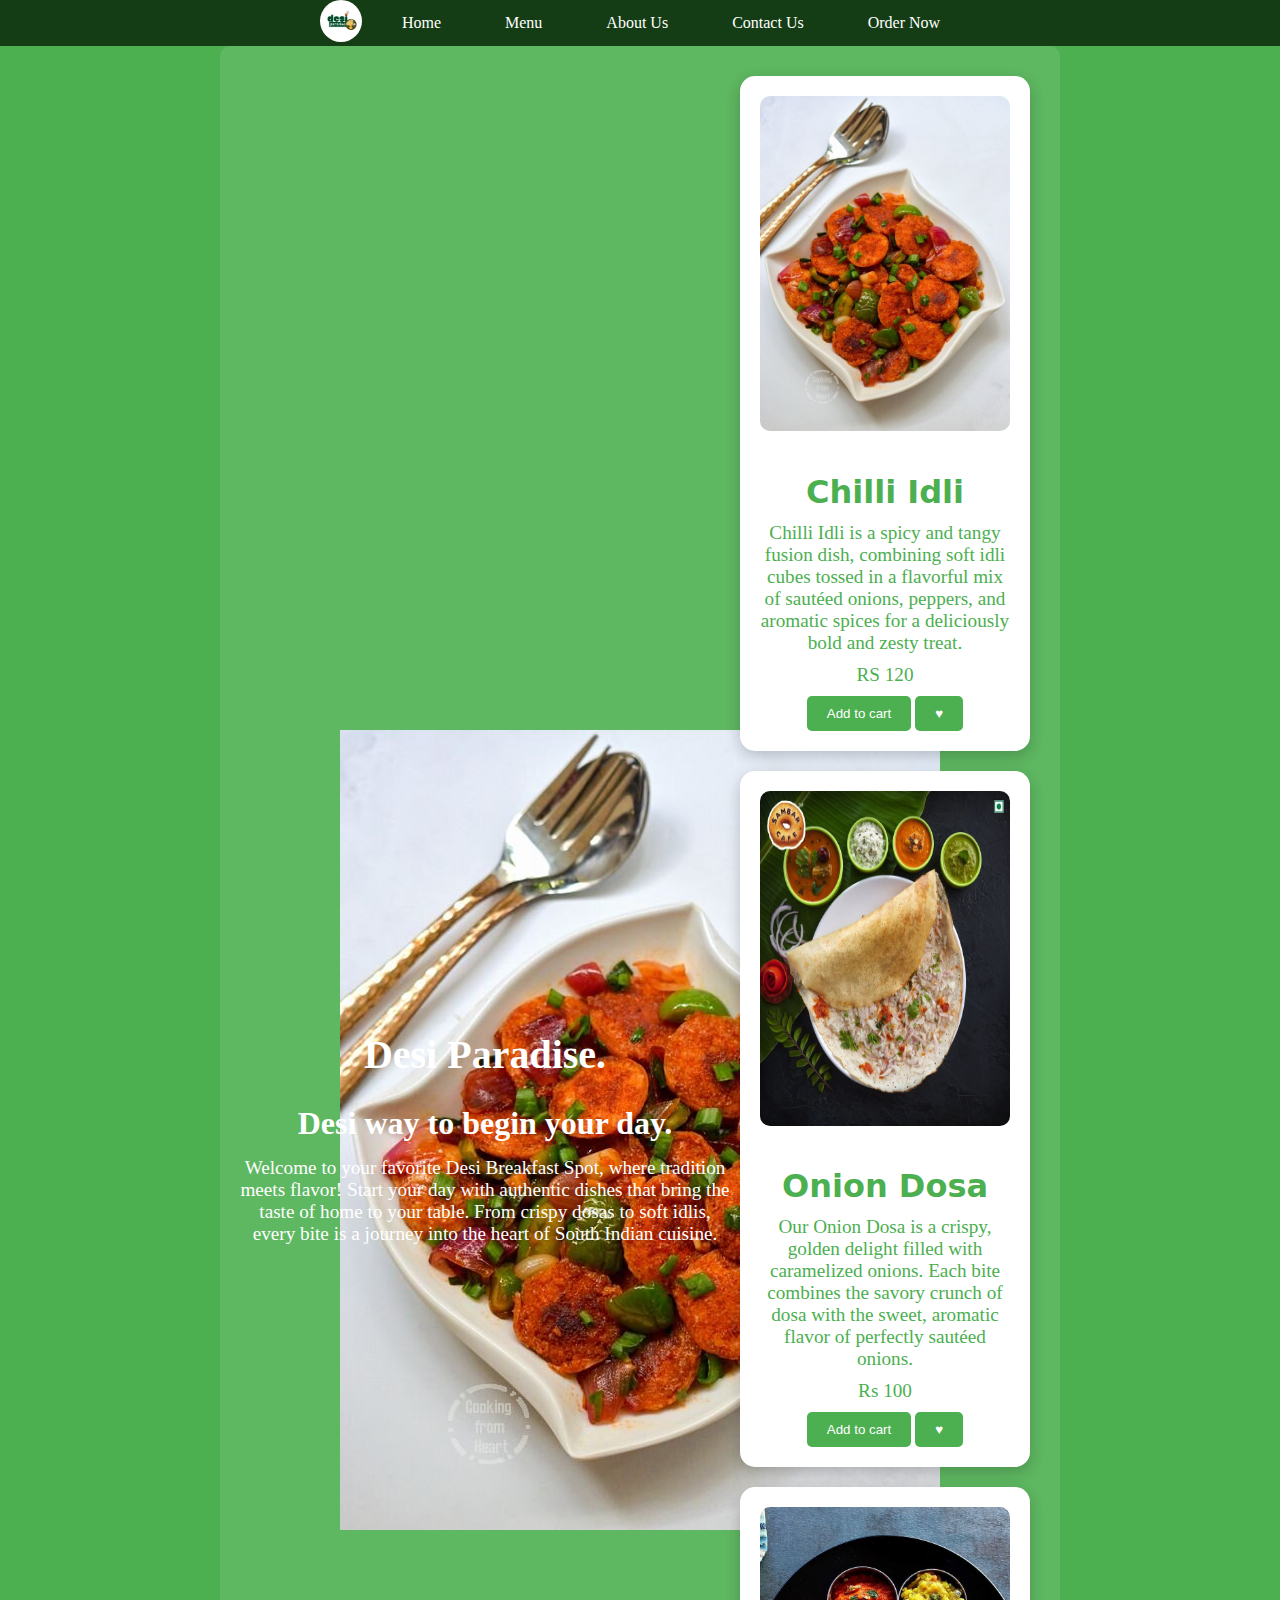
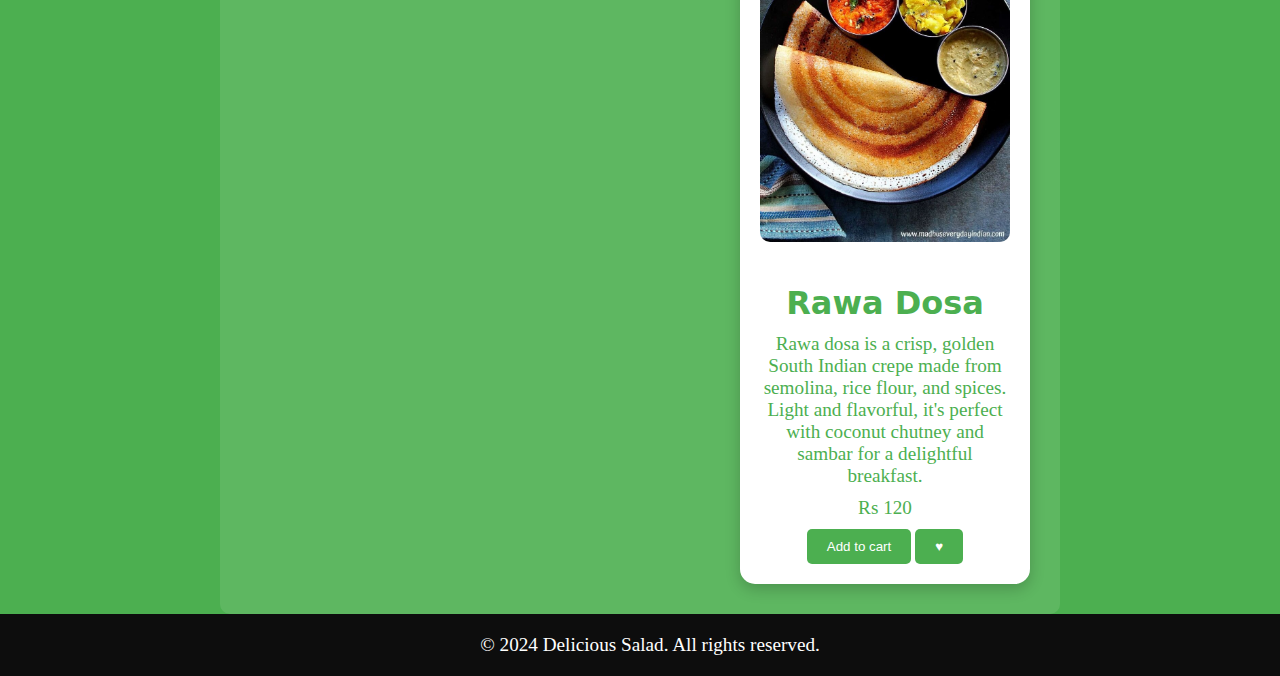
<file: website/index.html>
<!DOCTYPE html>
<html lang="en">
<head>
    <meta charset="UTF-8">
    <meta name="viewport" content="width=device-width, initial-scale=1.0">
    <title> Desi Paradise </title>
    <link rel="stylesheet" href="styles.css">
</head>
<body>
    <!-- Navigation Menu -->
    <nav>
        <div class="navi">
        <div class="logo">
        <ul>
            <li> <img src="./logo.png"  width="42" height="42"></li>
            </ul>
        </div>
        <div>
        <ul>
            <li><a href="index.html">Home</a></li>
            <li><a href="menu.html">Menu</a></li>
            <li><a href="about.html">About Us</a></li>
            <li><a href="contact.html">Contact Us</a></li>
            <li><a href="order.html">Order Now</a></li>
        </ul>
        </div>
        </div>
    </nav>
    <main class="bgimg">
        <section class="logo">
        
            <h1>Desi Paradise. </h1>
            <h2 style="text-align:center;">Desi way to begin your day.</h2>
            <p style="text-align:center;" >Welcome to your favorite Desi Breakfast Spot, where tradition meets flavor! Start your day with authentic dishes that bring the taste of home to your table. From crispy dosas to soft idlis, every bite is a journey into the heart of South Indian cuisine.</p>
        </section>
        <section>
                <div class="food-list">
                <div class="food-item">
                    <img src="./chilli idli.jpg" alt="Chilli Idli">
                    <h2>Chilli Idli</h2>
                    <p>Chilli Idli is a spicy and tangy fusion dish, combining soft idli cubes tossed in a flavorful mix of sautéed onions, peppers, and aromatic spices for a deliciously bold and zesty treat.</p>
                    <p>RS 120</p>
                    <button>Add to cart</button>
                    <button>♥</button>
                </div>

                <div class="food-item">
                    <img src="./onion.jpg" alt="Onion Dosa">
                    <h2>Onion Dosa</h2>
                    <p>Our Onion Dosa is a crispy, golden delight filled with caramelized onions. Each bite combines the savory crunch of dosa with the sweet, aromatic flavor of perfectly sautéed onions.</p>
                    <p>Rs 100</p>
                    <button>Add to cart</button>
                    <button>♥</button>
                </div>

                <div class="food-item">
                    <img src="./rawa.jpg" alt="Rawa Dosa">
                    <h2>Rawa Dosa</h2>
                    <p>Rawa dosa is a crisp, golden South Indian crepe made from semolina, rice flour, and spices. Light and flavorful, it's perfect with coconut chutney and sambar for a delightful breakfast.</p>
                    <p>Rs 120</p>
                    <button>Add to cart</button>
                    <button>♥</button>
                </div>
            </div>
        </section>
    </main>

    <!-- Footer -->
    <footer>
        <p>&copy; 2024 Delicious Salad. All rights reserved.</p>
    </footer>
</body>
</html>
</file>
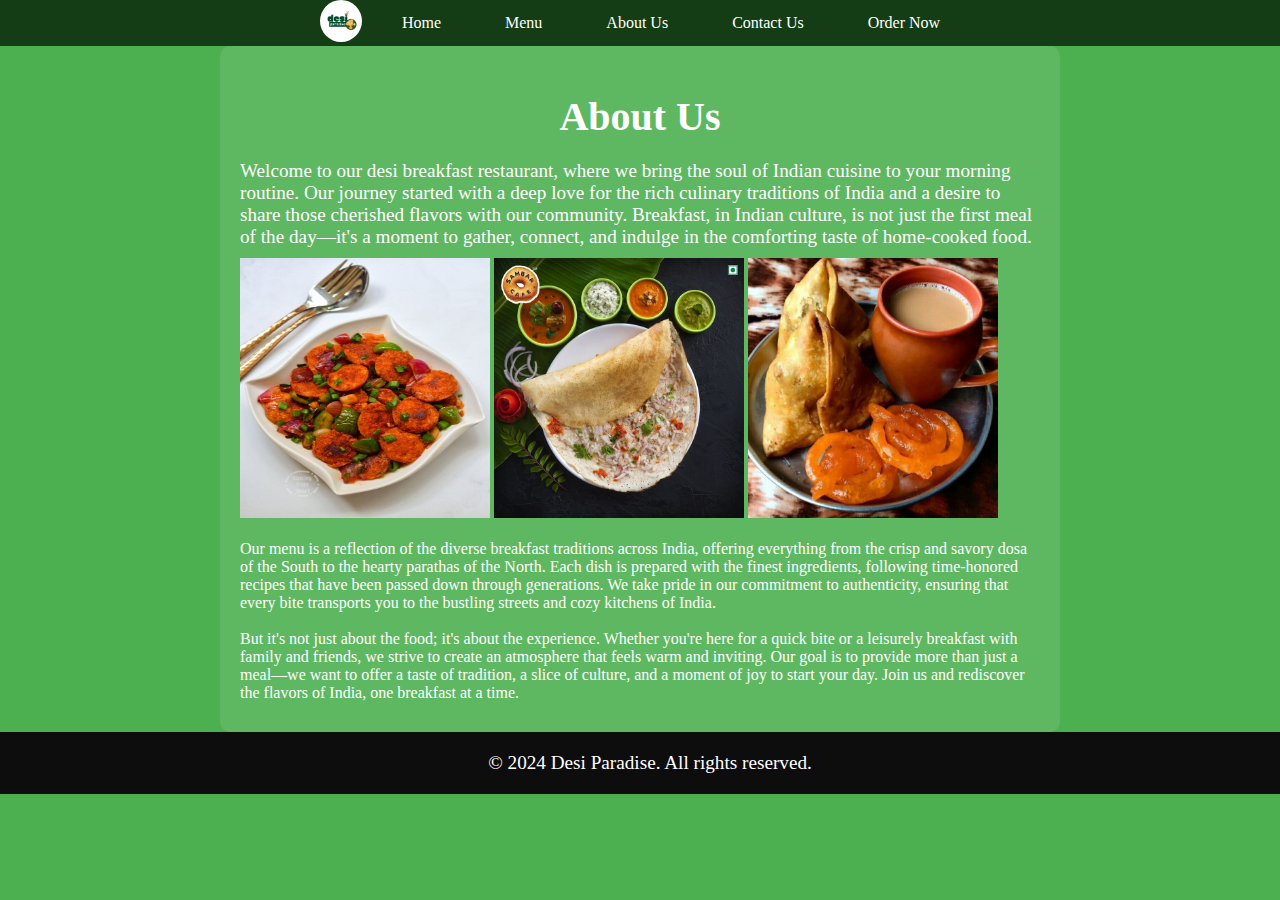
<file: website/about.html>
<!DOCTYPE html>
<html lang="en">
<head>
    <meta charset="UTF-8">
    <meta name="viewport" content="width=device-width, initial-scale=1.0">
    <title><!DOCTYPE html>
        <html lang="en">
        <head>
            <meta charset="UTF-8">
            <meta name="viewport" content="width=device-width, initial-scale=1.0">
            <title> Desi Paradise </title>
            <link rel="stylesheet" href="styles.css">
        </head>
 
<body>
    <nav>
        <div class="navi">
        <div class="logo">
        <ul>
            <li> <img src="./logo.png"  width="42" height="42"></li>
            </ul>
        </div>
        <div>
        <ul>
            <li><a href="index.html">Home</a></li>
            <li><a href="menu.html">Menu</a></li>
            <li><a href="about.html">About Us</a></li>
            <li><a href="contact.html">Contact Us</a></li>
        <li><a href="order.html">Order Now</a></li>
    </ul>
        </div>
        </div>
        
    </nav>

    <main>
        <h1>About Us</h1>
        <p>Welcome to our desi breakfast restaurant, where we bring the soul of Indian cuisine to your morning routine. Our journey started with a deep love for the rich culinary traditions of India and a desire to share those cherished flavors with our community. Breakfast, in Indian culture, is not just the first meal of the day—it's a moment to gather, connect, and indulge in the comforting taste of home-cooked food.
<br>
<div style="height=50">
<img src="./chilli idli.jpg" alt="Chilli Idli" width="250" height="260">
<img src="./onion.jpg" alt="Onion Dosa" width="250" height="260">
<img src="./samosa.jpg" alt="Chai Samosa" width="250" height="260">
</div>
<br>
            Our menu is a reflection of the diverse breakfast traditions across India, offering everything from the crisp and savory dosa of the South to the hearty parathas of the North. Each dish is prepared with the finest ingredients, following time-honored recipes that have been passed down through generations. We take pride in our commitment to authenticity, ensuring that every bite transports you to the bustling streets and cozy kitchens of India.
            <br> <br>
            But it's not just about the food; it's about the experience. Whether you're here for a quick bite or a leisurely breakfast with family and friends, we strive to create an atmosphere that feels warm and inviting. Our goal is to provide more than just a meal—we want to offer a taste of tradition, a slice of culture, and a moment of joy to start your day.
            
            Join us and rediscover the flavors of India, one breakfast at a time.
        </p>
    </p>

    </main>

    <footer>
        <p>&copy; 2024 Desi Paradise. All rights reserved.</p>
    </footer>
</body>
</html>
</file>
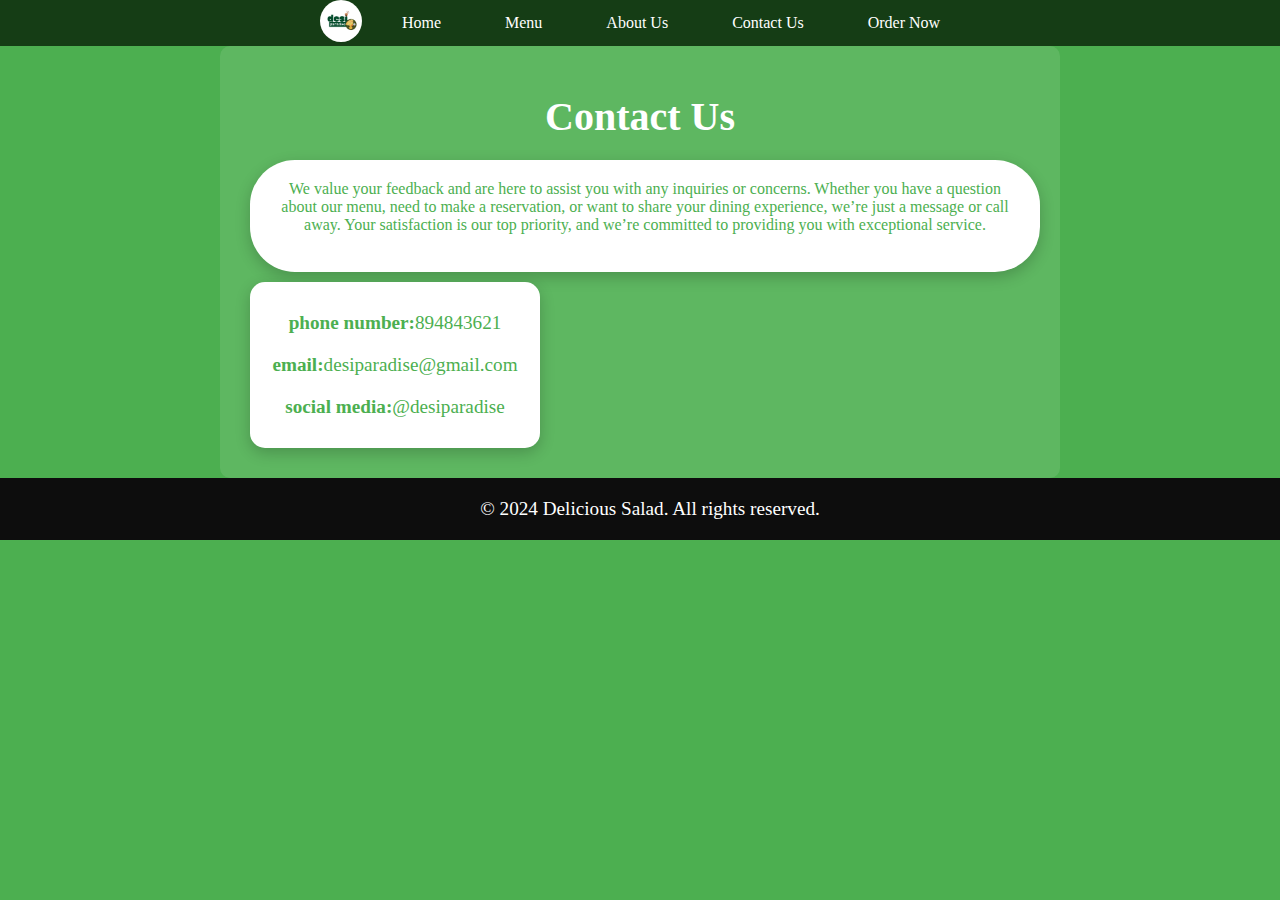
<file: website/contact.html>
<!DOCTYPE html>
<html lang="en">
<head>
    <meta charset="UTF-8">
    <meta name="viewport" content="width=device-width, initial-scale=1.0">
    <title><!DOCTYPE html>
        <html lang="en">
        <head>
            <meta charset="UTF-8">
            <meta name="viewport" content="width=device-width, initial-scale=1.0">
            <title> Desi Paradise </title>
            <link rel="stylesheet" href="styles.css">
        </head>
               
<body>
    <nav>
        <div class="navi">
        <div class="logo">
        <ul>
            <li> <img src="./logo.png"  width="42" height="42"></li>
            </ul>
        </div>
        <div>
        <ul>
            <li><a href="index.html">Home</a></li>
            <li><a href="menu.html">Menu</a></li>
            <li><a href="about.html">About Us</a></li>
            <li><a href="contact.html">Contact Us</a></li>
        <li><a href="order.html">Order Now</a></li>
    </ul>
        </div>
        </div>
        
    </nav>

    <main>
        <h1>Contact Us</h1>
        <p>
        <div class="conta">
        We value your feedback and are here to assist you with any inquiries or concerns. Whether you have a question about our menu, need to make a reservation, or want to share your dining experience, we’re just a message or call away. Your satisfaction is our top priority, and we’re committed to providing you with exceptional service.<br> <br>
        </div>
        <section>
            <div class="cont">
                <p><b>phone number:</b></p>
        <p> 894843621 </p>
        <br>
        <p><b>email:</b></p>
        <p>desiparadise@gmail.com</p>
        <br> 
        <p><b>social media:</b></p>
        <p>@desiparadise</p>
        </section>
    </div>
        
        
    </main>

    <footer>
        <p>&copy; 2024 Delicious Salad. All rights reserved.</p>
    </footer>
</body>
</html>
</file>
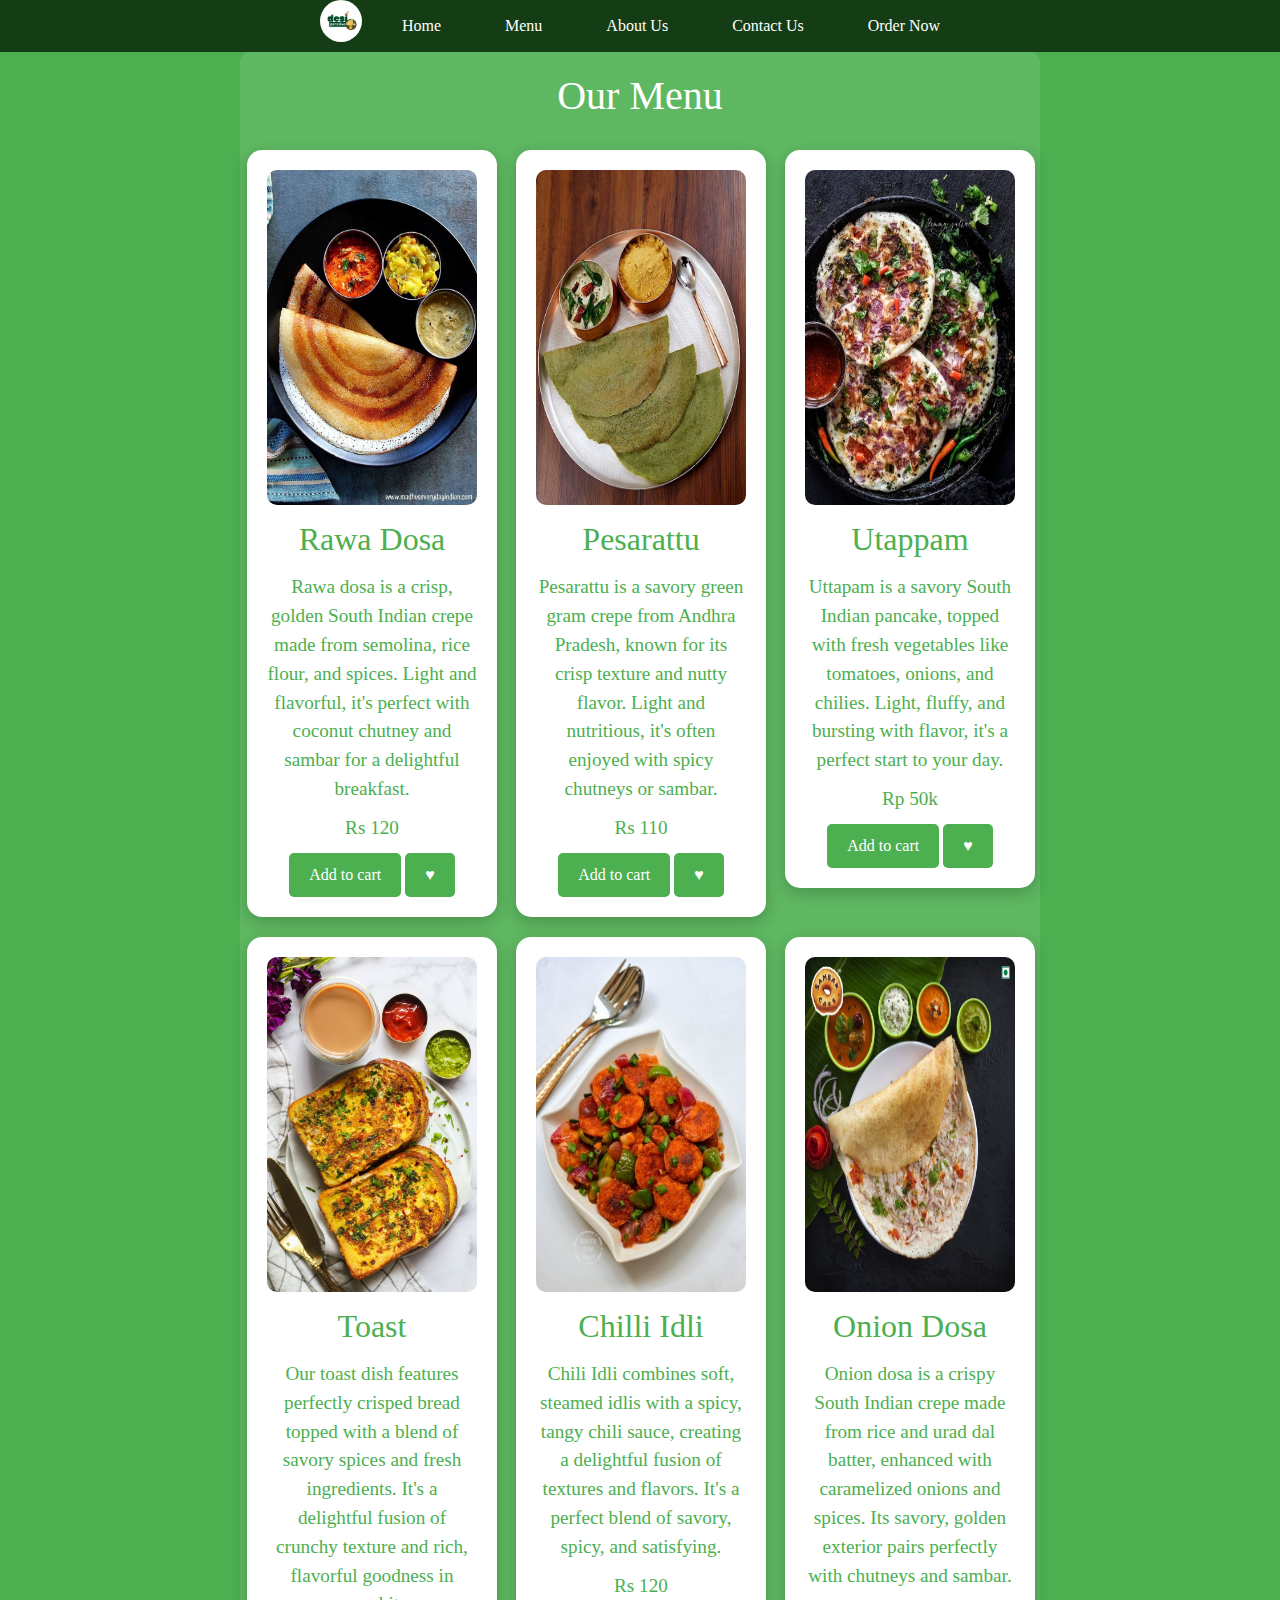
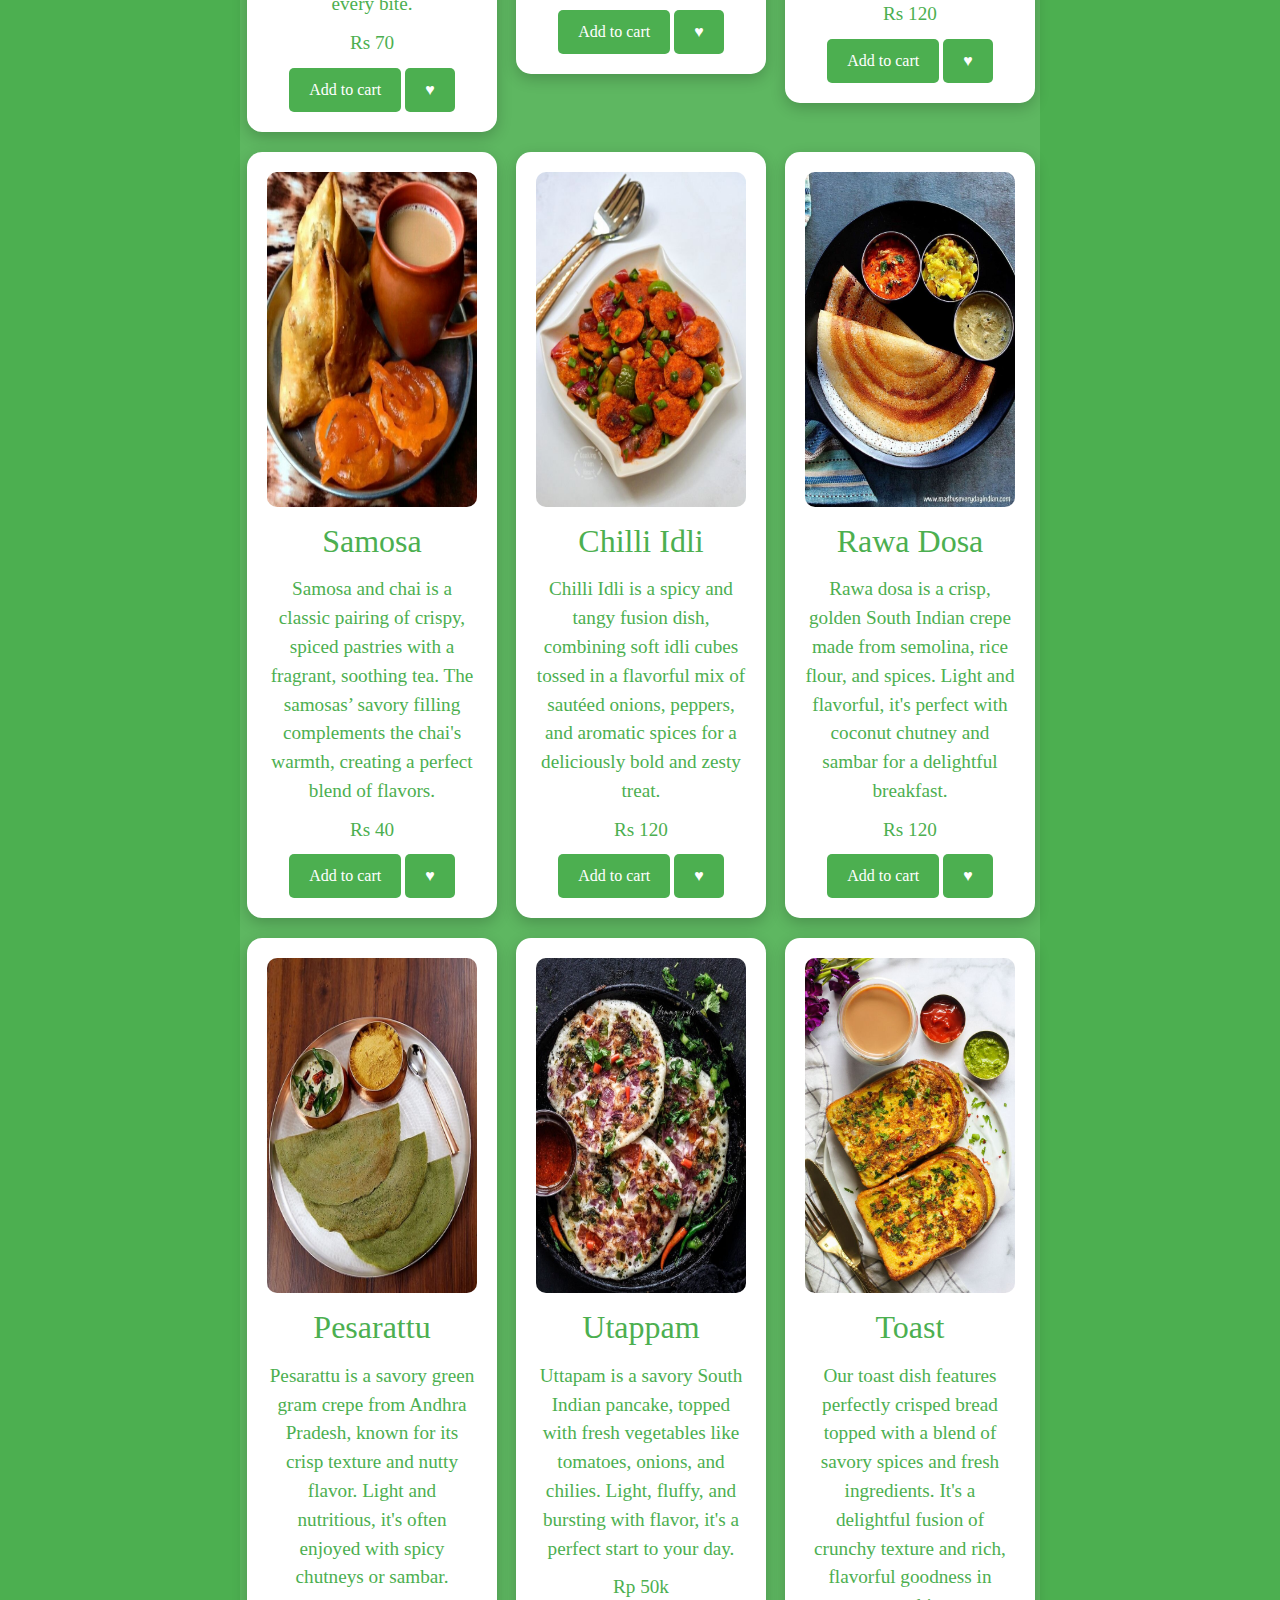
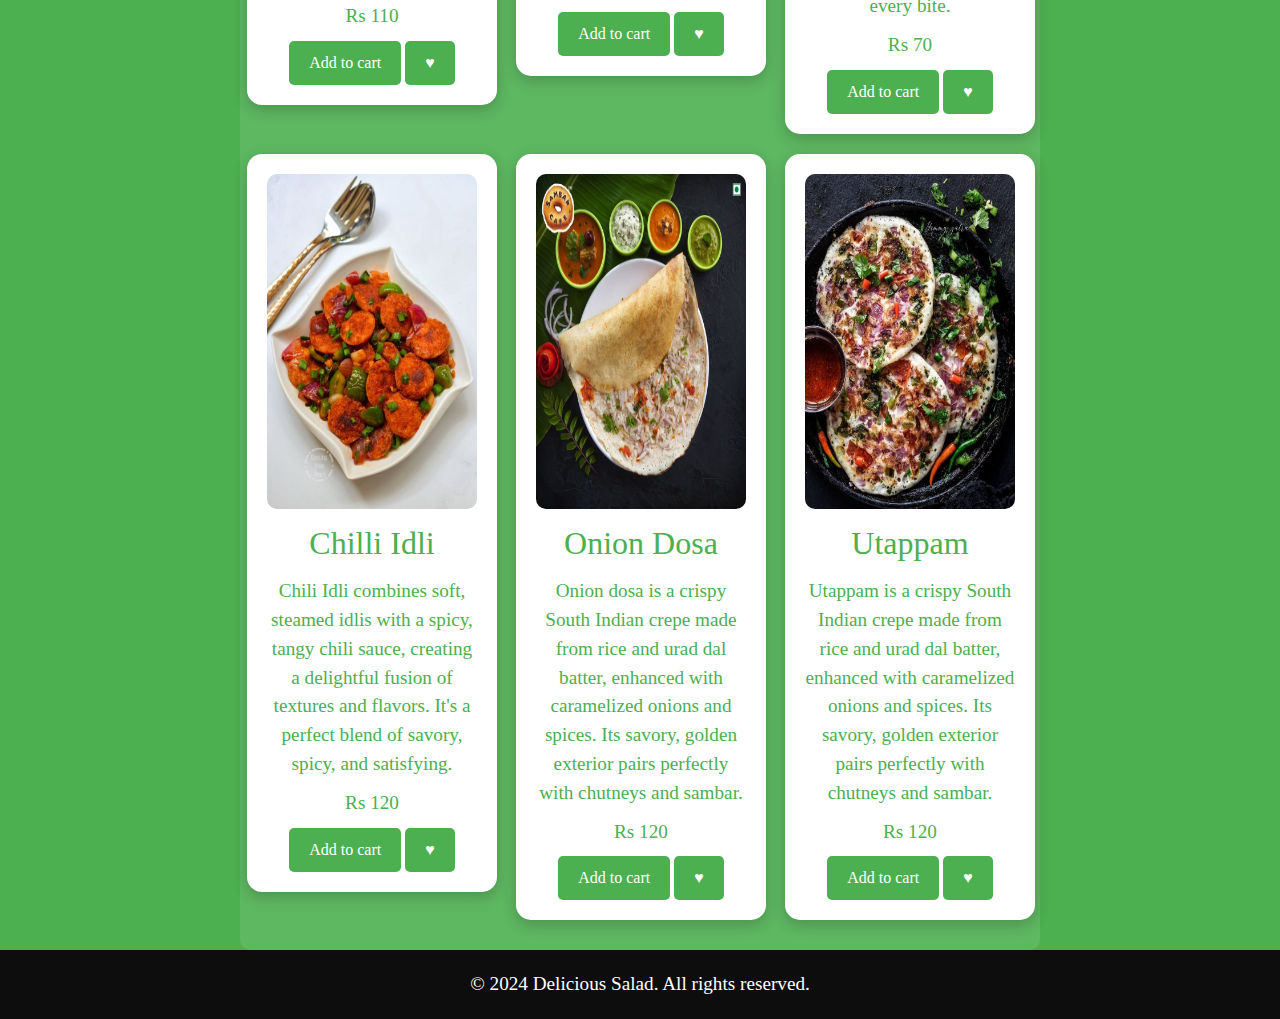
<file: website/menu.html>
<!DOCTYPE html>
<html lang="en">

<head>
    <meta charset="UTF-8">
    <meta name="viewport" content="width=device-width, initial-scale=1.0">
    <title>Desi Paradise</title>
        <head>
            <meta charset="UTF-8">
            <meta name="viewport" content="width=device-width, initial-scale=1.0">
            <title> Desi Paradise </title>
            <link rel="stylesheet" href="styles.css">
        
        
        
    <link href="https://cdn.jsdelivr.net/npm/bootstrap@5.3.3/dist/css/bootstrap.min.css" rel="stylesheet"
        integrity="sha384-QWTKZyjpPEjISv5WaRU9OFeRpok6YctnYmDr5pNlyT2bRjXh0JMhjY6hW+ALEwIH" crossorigin="anonymous">
    <link rel="stylesheet" href="styles.css">
</head>

<body>
    <nav>
        <div class="navi">
        <div class="logo">
        <ul>
            <li> <img src="./logo.png"  width="42" height="42"></li>
            </ul>
        </div>
        <div>
        <ul>
            <li><a href="index.html">Home</a></li>
            <li><a href="menu.html">Menu</a></li>
            <li><a href="about.html">About Us</a></li>
            <li><a href="contact.html">Contact Us</a></li>
            <li><a href="order.html">Order Now</a></li>
        </ul>
        </div>
        </div>
        
    </nav>

    <main class="divvs">
        <h1>Our Menu</h1>
        <div>
            <div class="row">
                <div class="col-4">
                    <section>
                        <div class="food-item">
                            <img src="./rawa.jpg" alt="Rawa Dosa">
                            <h2>Rawa Dosa</h2>
                            <p>Rawa dosa is a crisp, golden South Indian crepe made from semolina, rice flour, and
                                spices. Light and flavorful, it's perfect with coconut chutney and sambar for a
                                delightful breakfast.</p>
                            <p>Rs 120</p>
                            <button>Add to cart</button>
                            <button>♥</button>
                    </section>
                </div>
                <!-- </div> -->
                <div class="col-4">
                    <section>
                        <div class="food-item">
                            <img src="./pesarattu.jpg" alt="Pesarattu">
                            <h2>Pesarattu</h2>
                            <p>Pesarattu is a savory green gram crepe from Andhra Pradesh, known for its crisp texture
                                and nutty flavor. Light and nutritious, it's often enjoyed with spicy chutneys or
                                sambar.</p>
                            <p>Rs 110</p>
                            <button>Add to cart</button>
                            <button>♥</button>
                    </section>
                </div>
                <!-- </div> -->
                <div class="col-4">
                    <section>
                        <div class="food-item">
                            <img src="./utappam.jpg" alt="Utappam">
                            <h2>Utappam</h2>
                            <p>Uttapam is a savory South Indian pancake, topped with fresh vegetables like tomatoes,
                                onions, and chilies. Light, fluffy, and bursting with flavor, it's a perfect start to
                                your day.</p>
                            <p>Rp 50k</p>
                            <button>Add to cart</button>
                            <button>♥</button>
                    </section>
                    <!-- </div> -->
                </div>
                <div class="col-4">
                    <section>
                        <div class="food-item">
                            <img src="./toast.jpg" alt="Toast">
                            <h2>Toast</h2>
                            <p>Our toast dish features perfectly crisped bread topped with a blend of savory spices and
                                fresh ingredients. It's a delightful fusion of crunchy texture and rich, flavorful
                                goodness in every bite.</p>
                            <p>Rs 70</p>
                            <button>Add to cart</button>
                            <button>♥</button>
                    </section>
                </div>
                <!-- </div> -->
                <div class="col-4">
                    <section>
                        <div class="food-item">
                            <img src="./chilli idli.jpg" alt="Chilli Idli">
                            <h2>Chilli Idli</h2>
                            <p>Chili Idli combines soft, steamed idlis with a spicy, tangy chili sauce, creating a
                                delightful fusion of textures and flavors. It's a perfect blend of savory, spicy, and
                                satisfying.</p>
                            <p>Rs 120</p>
                            <button>Add to cart</button>
                            <button>♥</button>
                    </section>
                </div>
                <div class="col-4">
                    <section>
                        <div class="food-item">
                            <img src="./onion.jpg" alt="Onion Dosa">
                            <h2>Onion Dosa</h2>
                            <p>Onion dosa is a crispy South Indian crepe made from rice and urad dal batter, enhanced
                                with caramelized onions and spices. Its savory, golden exterior pairs perfectly with
                                chutneys and sambar.</p>
                            <p>Rs 120</p>
                            <button>Add to cart</button>
                            <button>♥</button>
                        </div>
                    </section>
                </div>
                <div class="col-4">
                    <section>
                        <div class="food-item">
                            <img src="./samosa.jpg" alt="Samosa">
                            <h2>Samosa</h2>
                            <p>Samosa and chai is a classic pairing of crispy, spiced pastries with a fragrant, soothing tea. The samosas’ savory filling complements the chai's warmth, creating a perfect blend of flavors.</p>
                            <p>Rs 40</p>
                            <button>Add to cart</button>
                            <button>♥</button>
                        </div>
                    </section>
                </div>
                <div class="col-4">
                    <section>
                        <div class="food-item">
                            <img src="./chilli idli.jpg" alt="Chilli Idli">
                            <h2>Chilli Idli</h2>
                            <p>Chilli Idli is a spicy and tangy fusion dish, combining soft idli cubes tossed in a flavorful mix of sautéed onions, peppers, and aromatic spices for a deliciously bold and zesty treat.</p>
                            <p>Rs 120</p>
                            <button>Add to cart</button>
                            <button>♥</button>
                        </div>
                    </section>
                </div>
                <div class="col-4">
                    <section>
                        <div class="food-item">
                            <img src="./rawa.jpg" alt="Rawa Dosa">
                            <h2>Rawa Dosa</h2>
                            <p>Rawa dosa is a crisp, golden South Indian crepe made from semolina, rice flour, and
                                spices. Light and flavorful, it's perfect with coconut chutney and sambar for a
                                delightful breakfast.</p>
                            <p>Rs 120</p>
                            <button>Add to cart</button>
                            <button>♥</button>
                    </section>
                </div>
                <!-- </div> -->
                <div class="col-4">
                    <section>
                        <div class="food-item">
                            <img src="./pesarattu.jpg" alt="Pesarattu">
                            <h2>Pesarattu</h2>
                            <p>Pesarattu is a savory green gram crepe from Andhra Pradesh, known for its crisp texture
                                and nutty flavor. Light and nutritious, it's often enjoyed with spicy chutneys or
                                sambar.</p>
                            <p>Rs 110</p>
                            <button>Add to cart</button>
                            <button>♥</button>
                    </section>
                </div>
                <!-- </div> -->
                <div class="col-4">
                    <section>
                        <div class="food-item">
                            <img src="./utappam.jpg" alt="Utappam">
                            <h2>Utappam</h2>
                            <p>Uttapam is a savory South Indian pancake, topped with fresh vegetables like tomatoes,
                                onions, and chilies. Light, fluffy, and bursting with flavor, it's a perfect start to
                                your day.</p>
                            <p>Rp 50k</p>
                            <button>Add to cart</button>
                            <button>♥</button>
                    </section>
                    <!-- </div> -->
                </div>
                <div class="col-4">
                    <section>
                        <div class="food-item">
                            <img src="./toast.jpg" alt="Toast">
                            <h2>Toast</h2>
                            <p>Our toast dish features perfectly crisped bread topped with a blend of savory spices and
                                fresh ingredients. It's a delightful fusion of crunchy texture and rich, flavorful
                                goodness in every bite.</p>
                            <p>Rs 70</p>
                            <button>Add to cart</button>
                            <button>♥</button>
                    </section>
                </div>
                <!-- </div> -->
                <div class="col-4">
                    <section>
                        <div class="food-item">
                            <img src="./chilli idli.jpg" alt="Chilli Idli">
                            <h2>Chilli Idli</h2>
                            <p>Chili Idli combines soft, steamed idlis with a spicy, tangy chili sauce, creating a
                                delightful fusion of textures and flavors. It's a perfect blend of savory, spicy, and
                                satisfying.</p>
                            <p>Rs 120</p>
                            <button>Add to cart</button>
                            <button>♥</button>
                    </section>
                </div>
                <div class="col-4">
                    <section>
                        <div class="food-item">
                            <img src="./onion.jpg" alt="Onion Dosa">
                            <h2>Onion Dosa</h2>
                            <p>Onion dosa is a crispy South Indian crepe made from rice and urad dal batter, enhanced
                                with caramelized onions and spices. Its savory, golden exterior pairs perfectly with
                                chutneys and sambar.</p>
                            <p>Rs 120</p>
                            <button>Add to cart</button>
                            <button>♥</button>
                        </div>
                    </section>
                </div>
                <div class="col-4">
                    <section>
                        <div class="food-item">
                            <img src="./utappam.jpg" alt="Utappam">
                            <h2>Utappam</h2>
                            <p>Utappam is a crispy South Indian crepe made from rice and urad dal batter, enhanced
                                with caramelized onions and spices. Its savory, golden exterior pairs perfectly with
                                chutneys and sambar.</p>
                            <p>Rs 120</p>
                            <button>Add to cart</button>
                            <button>♥</button>
                        </div>
                    </section>
                </div>
            </div>


    </main>
    

    <footer>
        <p>&copy; 2024 Delicious Salad. All rights reserved.</p>
    </footer>
</body>

</html>
</file>
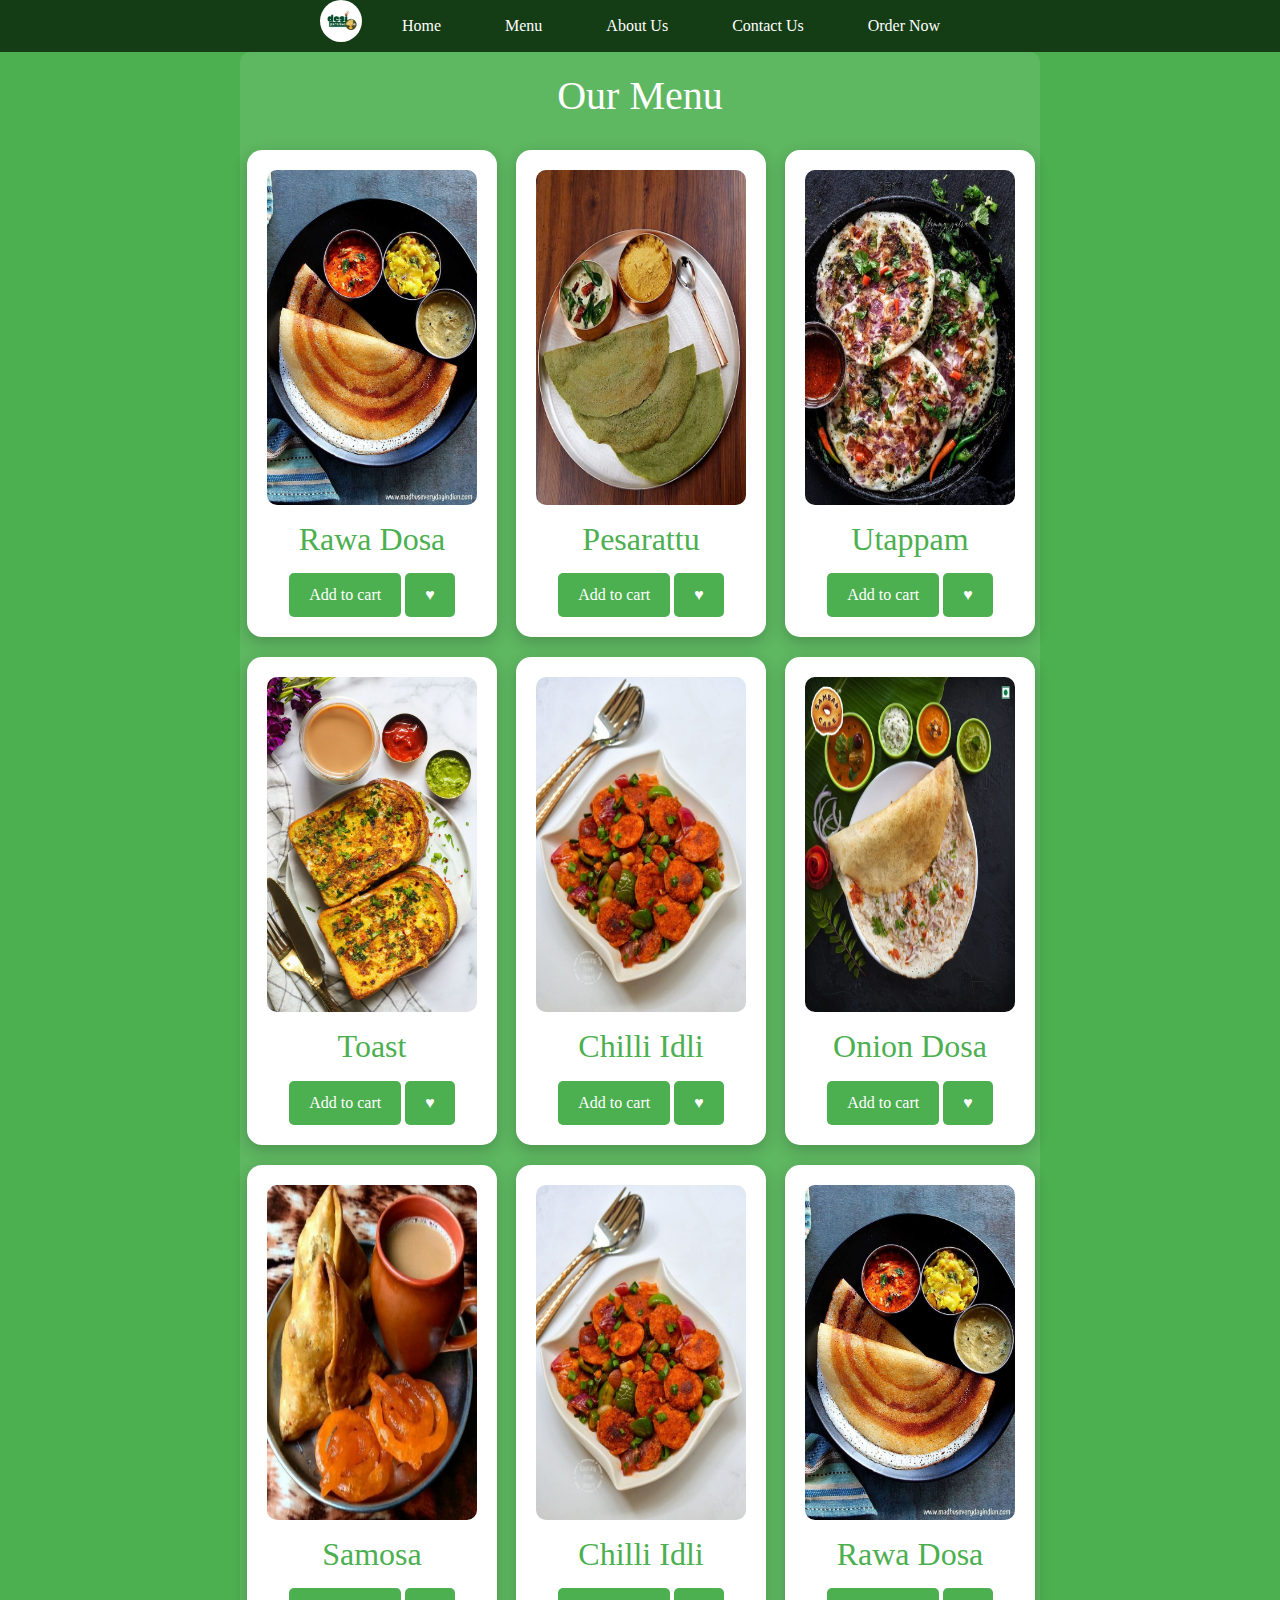
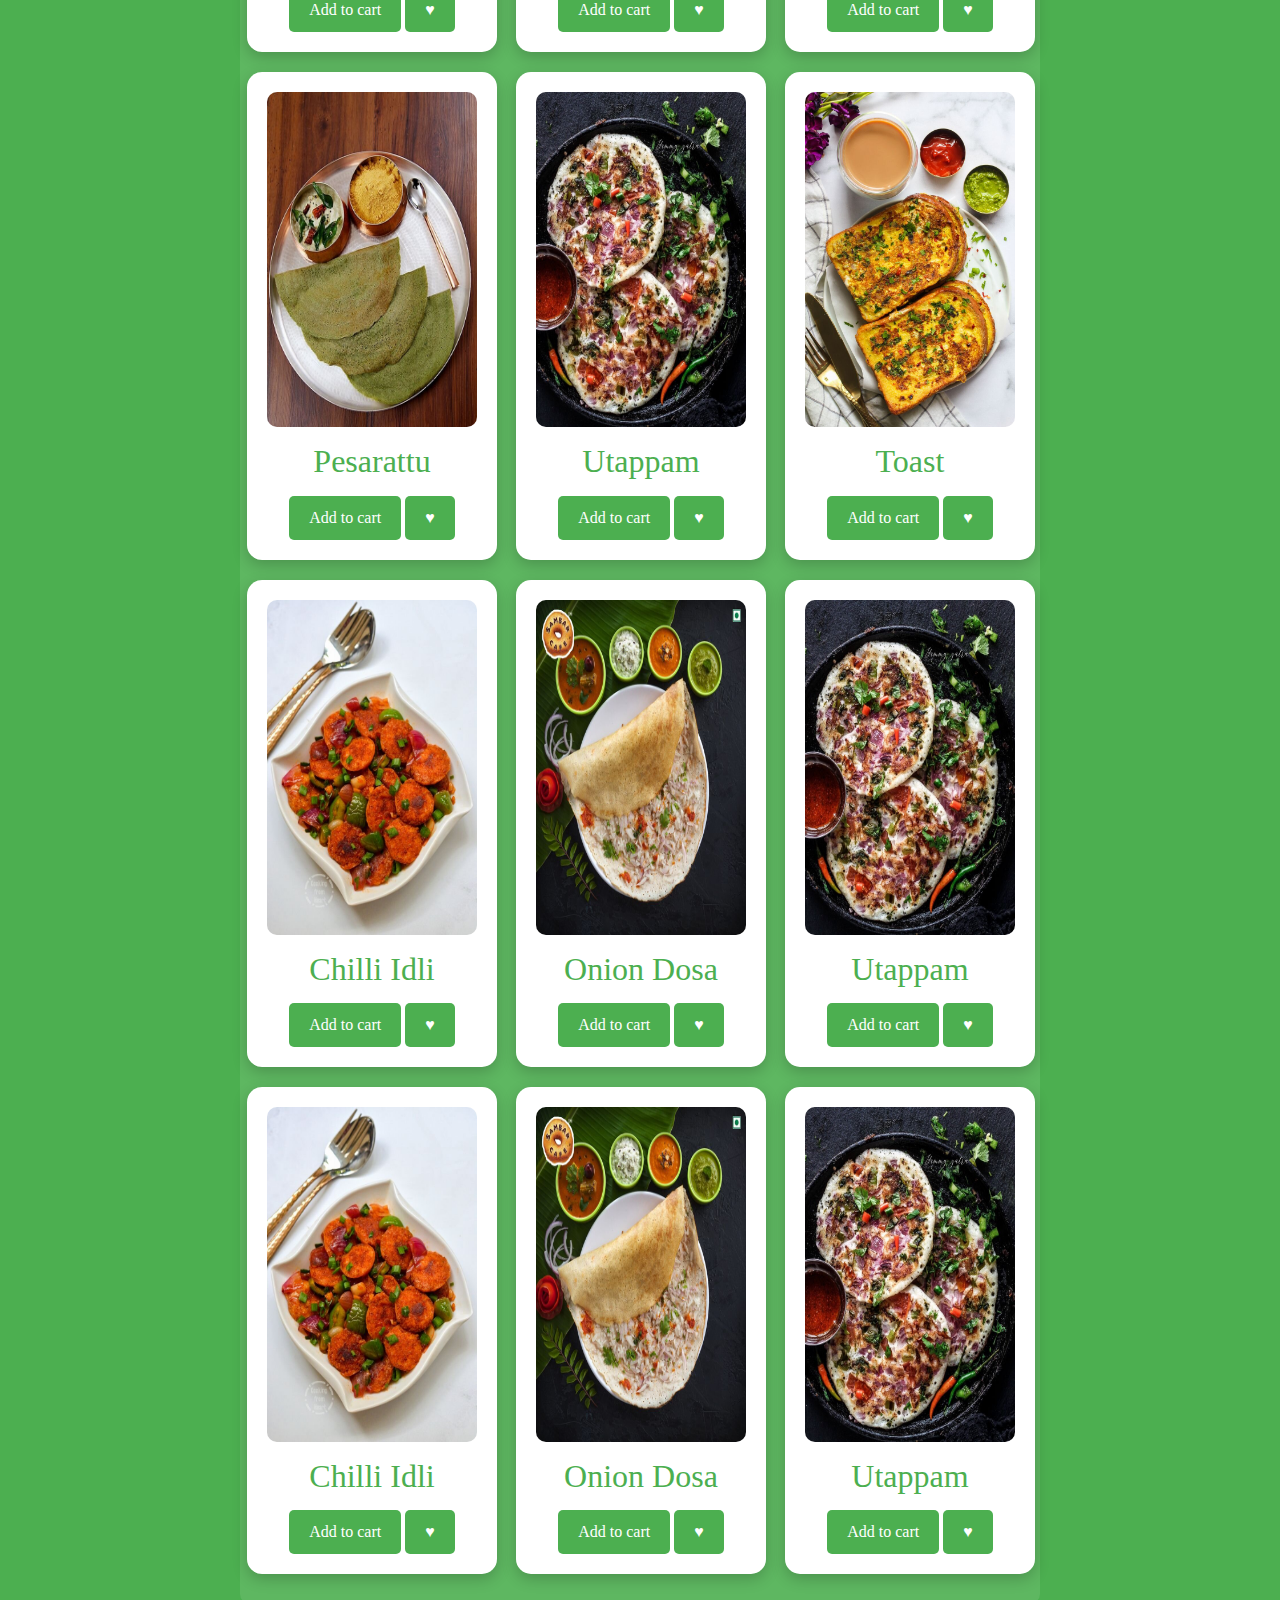
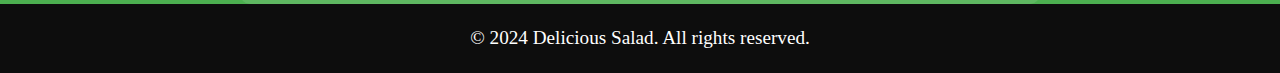
<file: website/order.html>
<!DOCTYPE html>
<html lang="en">

<head>
    <meta charset="UTF-8">
    <meta name="viewport" content="width=device-width, initial-scale=1.0">
    <title>Desi Paradise</title>
    <link href="https://cdn.jsdelivr.net/npm/bootstrap@5.3.3/dist/css/bootstrap.min.css" rel="stylesheet"
        integrity="sha384-QWTKZyjpPEjISv5WaRU9OFeRpok6YctnYmDr5pNlyT2bRjXh0JMhjY6hW+ALEwIH" crossorigin="anonymous">
    <link rel="stylesheet" href="styles.css">
</head>

<body>
    <nav>
        <div class="navi">
        <div class="logo">
        <ul>
            <li> <img src="./logo.png"  width="42" height="42"></li>
            </ul>
        </div>
        <div>
        <ul>
            <li><a href="index.html">Home</a></li>
            <li><a href="menu.html">Menu</a></li>
            <li><a href="about.html">About Us</a></li>
            <li><a href="contact.html">Contact Us</a></li>
            <li><a href="order.html">Order Now</a></li>
        </ul>
        </div>
        </div>
        
    </nav>

    <main class="divvs">
        <h1>Our Menu</h1>
        <div>
            <div class="row">
                <div class="col-4">
                    <section>
                        <div class="food-item">
                            <img src="./rawa.jpg" alt="Rawa Dosa">
                            <h2>Rawa Dosa</h2>
                            <button>Add to cart</button>
                            <button>♥</button>
                    </section>
                </div>
                <!-- </div> -->
                <div class="col-4">
                    <section>
                        <div class="food-item">
                            <img src="./pesarattu.jpg" alt="Pesarattu">
                            <h2>Pesarattu</h2>
                            <button>Add to cart</button>
                            <button>♥</button>
                    </section>
                </div>
                <!-- </div> -->
                <div class="col-4">
                    <section>
                        <div class="food-item">
                            <img src="./utappam.jpg" alt="Utappam">
                            <h2>Utappam</h2>
                            <button>Add to cart</button>
                            <button>♥</button>
                    </section>
                    <!-- </div> -->
                </div>
                <div class="col-4">
                    <section>
                        <div class="food-item">
                            <img src="./toast.jpg" alt="Toast">
                            <h2>Toast</h2>
                            <button>Add to cart</button>
                            <button>♥</button>
                    </section>
                </div>
                <!-- </div> -->
                <div class="col-4">
                    <section>
                        <div class="food-item">
                            <img src="./chilli idli.jpg" alt="Chilli Idli">
                            <h2>Chilli Idli</h2>
                            <button>Add to cart</button>
                            <button>♥</button>
                    </section>
                </div>
                <div class="col-4">
                    <section>
                        <div class="food-item">
                            <img src="./onion.jpg" alt="Onion Dosa">
                            <h2>Onion Dosa</h2>
                            <button>Add to cart</button>
                            <button>♥</button>
                        </div>
                    </section>
                </div>
                <div class="col-4">
                    <section>
                        <div class="food-item">
                            <img src="./samosa.jpg" alt="Samosa">
                            <h2>Samosa</h2>
                            <button>Add to cart</button>
                            <button>♥</button>
                        </div>
                    </section>
                </div>
                <div class="col-4">
                    <section>
                        <div class="food-item">
                            <img src="./chilli idli.jpg" alt="Chilli Idli">
                            <h2>Chilli Idli</h2>
                            <button>Add to cart</button>
                            <button>♥</button>
                        </div>
                    </section>
                </div>
                <div class="col-4">
                    <section>
                        <div class="food-item">
                            <img src="./rawa.jpg" alt="Rawa Dosa">
                            <h2>Rawa Dosa</h2>
                            <button>Add to cart</button>
                            <button>♥</button>
                    </section>
                </div>
                <!-- </div> -->
                <div class="col-4">
                    <section>
                        <div class="food-item">
                            <img src="./pesarattu.jpg" alt="Pesarattu">
                            <h2>Pesarattu</h2>
                            <button>Add to cart</button>
                            <button>♥</button>
                    </section>
                </div>
                <!-- </div> -->
                <div class="col-4">
                    <section>
                        <div class="food-item">
                            <img src="./utappam.jpg" alt="Utappam">
                            <h2>Utappam</h2>
                            <button>Add to cart</button>
                            <button>♥</button>
                    </section>
                    <!-- </div> -->
                </div>
                <div class="col-4">
                    <section>
                        <div class="food-item">
                            <img src="./toast.jpg" alt="Toast">
                            <h2>Toast</h2>
                            <button>Add to cart</button>
                            <button>♥</button>
                    </section>
                </div>
                <!-- </div> -->
                <div class="col-4">
                    <section>
                        <div class="food-item">
                            <img src="./chilli idli.jpg" alt="Chilli Idli">
                            <h2>Chilli Idli</h2>
                            <button>Add to cart</button>
                            <button>♥</button>
                    </section>
                </div>
                <div class="col-4">
                    <section>
                        <div class="food-item">
                            <img src="./onion.jpg" alt="Onion Dosa">
                            <h2>Onion Dosa</h2>
                            <button>Add to cart</button>
                            <button>♥</button>
                        </div>
                    </section>
                </div>
                <div class="col-4">
                    <section>
                        <div class="food-item">
                            <img src="./utappam.jpg" alt="Utappam">
                            <h2>Utappam</h2>
                            <button>Add to cart</button>
                            <button>♥</button>
                        </div>
                    </section>
                </div>
                <div class="col-4">
                    <section>
                        <div class="food-item">
                            <img src="./chilli idli.jpg" alt="Chilli Idli">
                            <h2>Chilli Idli</h2>
                            <button>Add to cart</button>
                            <button>♥</button>
                    </section>
                </div>
                <div class="col-4">
                    <section>
                        <div class="food-item">
                            <img src="./onion.jpg" alt="Onion Dosa">
                            <h2>Onion Dosa</h2>
                            <button>Add to cart</button>
                            <button>♥</button>
                        </div>
                    </section>
                </div>
                <div class="col-4">
                    <section>
                        <div class="food-item">
                            <img src="./utappam.jpg" alt="Utappam">
                            <h2>Utappam</h2>
                            <button>Add to cart</button>
                            <button>♥</button>
                        </div>
                    </section>
                </div>
            </div>


    </main>
    

    <footer>
        <p>&copy; 2024 Delicious Salad. All rights reserved.</p>
    </footer>
</body>
</html>
</file>
<file: website/styles.css>
/* Global Styles */
body {
    font-family: American typewriter, serif;
    background-color: #4CAF50;
    color: white;
    margin: 0;
    padding: 0;
    animation: fadeIn 1s ease-in-out;
}
body, html {
    margin: 0;
}
.bgimg {
    background-image: url("./chilli\ idli.jpg");
    background-size: ; 
    background-position: center; 
    background-repeat: no-repeat; 
    display: flex;
    justify-content: center;
    align-items: center;
}

header, footer {
    background-color: #153d15;
    color: white;
    text-align: center;
    padding: 15px 0;
    animation: slideInDown 1s ease-in-out;
}

/* Navigation Menu */
nav ul {
    list-style-type: none;
    margin: 0;
    padding: 0;
    overflow: hidden;
    background-color: #153d15;
    text-align: center;
}

nav ul li {
    display: inline;
    margin: 0 10px;
}

nav ul li a {
    color: white;
    text-decoration: none;
    padding: 14px 20px;
    display: inline-block;
    transition: background-color 0.3s, color 0.3s;
    animation: slideInRight 0.8s ease-in-out;
}

nav ul li a:hover {
    background-color: #ddd;
    color: #4CAF50;
}

/* Main Section */
main {
    padding: 20px;
    max-width: 800px;
    margin: 0 auto;
    background-color: #ffffff1a;
    border-radius: 10px;
    animation: fadeInUp 1.2s ease-in-out;
}

h1 {
    font-size: 2.5em;
    text-align: center;
    margin-bottom: 20px;
}

h2 {
    font-size: 2em;
    margin-bottom: 15px;
}

p, label {
    font-size: 1.2em;
    margin: 10px 0;
}

/* Form Styles (for Login and Contact Us pages) */
form {
    display: flex;
    flex-direction: column;
    align-items: center;
}

input[type="text"],
input[type="password"],
input[type="email"],
textarea {
    width: 80%;
    padding: 20px;
    margin: 20px ;
    border-radius: 15px;
    border: 10px solid #ddd;
    transition: box-shadow 0.3s, border-color 0.3s;
}

input[type="text"]:focus,
input[type="password"]:focus,
input[type="email"]:focus,
textarea:focus {
    box-shadow: 0 0 10px #4CAF50;
    border-color: #4CAF50;
}

button {
    background-color: #4CAF50;
    color: white;
    border: none;
    padding: 10px 20px;
    border-radius: 5px;
    cursor: pointer;
    transition: background-color 0.3s, transform 0.3s;
}

button:hover {
    background-color: #333;
    transform: scale(1.05);
    animation: buttonBounce 0.3s;
}

button:active {
    transform: scale(0.95);
}

/* Menu Page Specific Styles */
.food-list {
    display: flex;
    flex-wrap: wrap;
    justify-content: center;
}

.food-item {
    background-color: white;
    color: #4CAF50;
    margin: 10px;
    padding: 20px;
    border-radius: 15px;
    text-align: center;
    width: 250px;
    box-shadow: 0px 5px 15px rgba(0, 0, 0, 0.2);
    transition: transform 0.3s, box-shadow 0.3s;
    animation: zoomIn 0.6s ease-out;
}

.food-item img {
    width: 100%;
    height: auto;
    border-radius: 10px;
    margin-bottom: 15px;
    transition: transform 0.5s ease-in-out;
    min-height: 335px;
}

.food-item:hover img {
    transform: scale(1.05);
}

.food-item:hover {
    transform: translateY(-10px);
    box-shadow: 0px 10px 20px rgba(0, 0, 0, 0.3);
}

button.add-to-cart {
    background-color: #4CAF50;
    color: white;
    border: none;
    padding: 10px 20px;
    border-radius: 5px;
    cursor: pointer;
    transition: background-color 0.3s, transform 0.3s;
}

button.add-to-cart:hover {
    background-color: #333;
    transform: scale(1.05);
    animation: buttonBounce 0.3s;
}

button.add-to-cart:active {
    transform: scale(0.95);
}

/* Footer */
footer {
    background-color: #0d0d0d;
    text-align: center;
    padding: 10px;
    position: relative;
    bottom: 0;
    width: 100%;
    animation: fadeInUp 1.2s ease-in-out;
}

/* Animations */
@keyframes fadeIn {
    from {
        opacity: 0;
    }
    to {
        opacity: 1;
    }
}

@keyframes slideInDown {
    from {
        transform: translateY(-100%);
        opacity: 0;
    }
    to {
        transform: translateY(0);
        opacity: 1;
    }
}

@keyframes slideInRight {
    from {
        transform: translateX(100%);
        opacity: 0;
    }
    to {
        transform: translateX(0);
        opacity: 1;
    }
}

@keyframes fadeInUp {
    from {
        opacity: 0;
        transform: translateY(20px);
    }
    to {
        opacity: 1;
        transform: translateY(0);
    }
}

@keyframes buttonBounce {
    0%, 100% {
        transform: scale(1);
    }
    50% {
        transform: scale(1.1);
    }
}

@keyframes zoomIn {
    from {
        transform: scale(0.5);
        opacity: 0;
    }
    to {
        transform: scale(1);
        opacity: 1;
    }
}
.food-list .food-item h2{
    font-family : system-ui, -apple-system, BlinkMacSystemFont, 'Segoe UI', Roboto, Oxygen, Ubuntu, Cantarell, 'Open Sans', 'Helvetica Neue', sans-serif;
    line-height: 30px;
}
.navi { 
display: flex;
justify-content: center;
background-color: #153d15;

}
.logo img {
        border-radius: 100%;
      }
.divvs {.food-item {
    background-color: white;
    color: #4CAF50;
    margin: 10px;
    padding: 20px;
    border-radius: 15px;
    text-align: center;
    width: 250px;
    box-shadow: 0px 5px 15px rgba(0, 0, 0, 0.2);
    transition: transform 0.3s, box-shadow 0.3s;
    animation: zoomIn 0.6s ease-out;}
} 
.row {
    margin-left: -35px;
}
.conta{
    display: flex;
    flex-wrap: wrap;
    justify-content: center;
    background-color: white;
    color: #4CAF50;
    margin: 10px;
    padding: 20px;
    border-radius: 45px;
    text-align: center;
    width: 750px;
    box-shadow: 0px 5px 15px rgba(0, 0, 0, 0.2);
    transition: transform 0.3s, box-shadow 0.3s;
    animation: zoomIn 0.6s ease-out;
}

.cont {
    display: flex;
    flex-wrap: wrap;
    justify-content: center;
    background-color: white;
    color: #4CAF50;
    margin: 10px;
    padding: 20px;
    border-radius: 15px;
    text-align: center;
    width: 250px;
    box-shadow: 0px 5px 15px rgba(0, 0, 0, 0.2);
    transition: transform 0.3s, box-shadow 0.3s;
    animation: zoomIn 0.6s ease-out;
}
</file>
